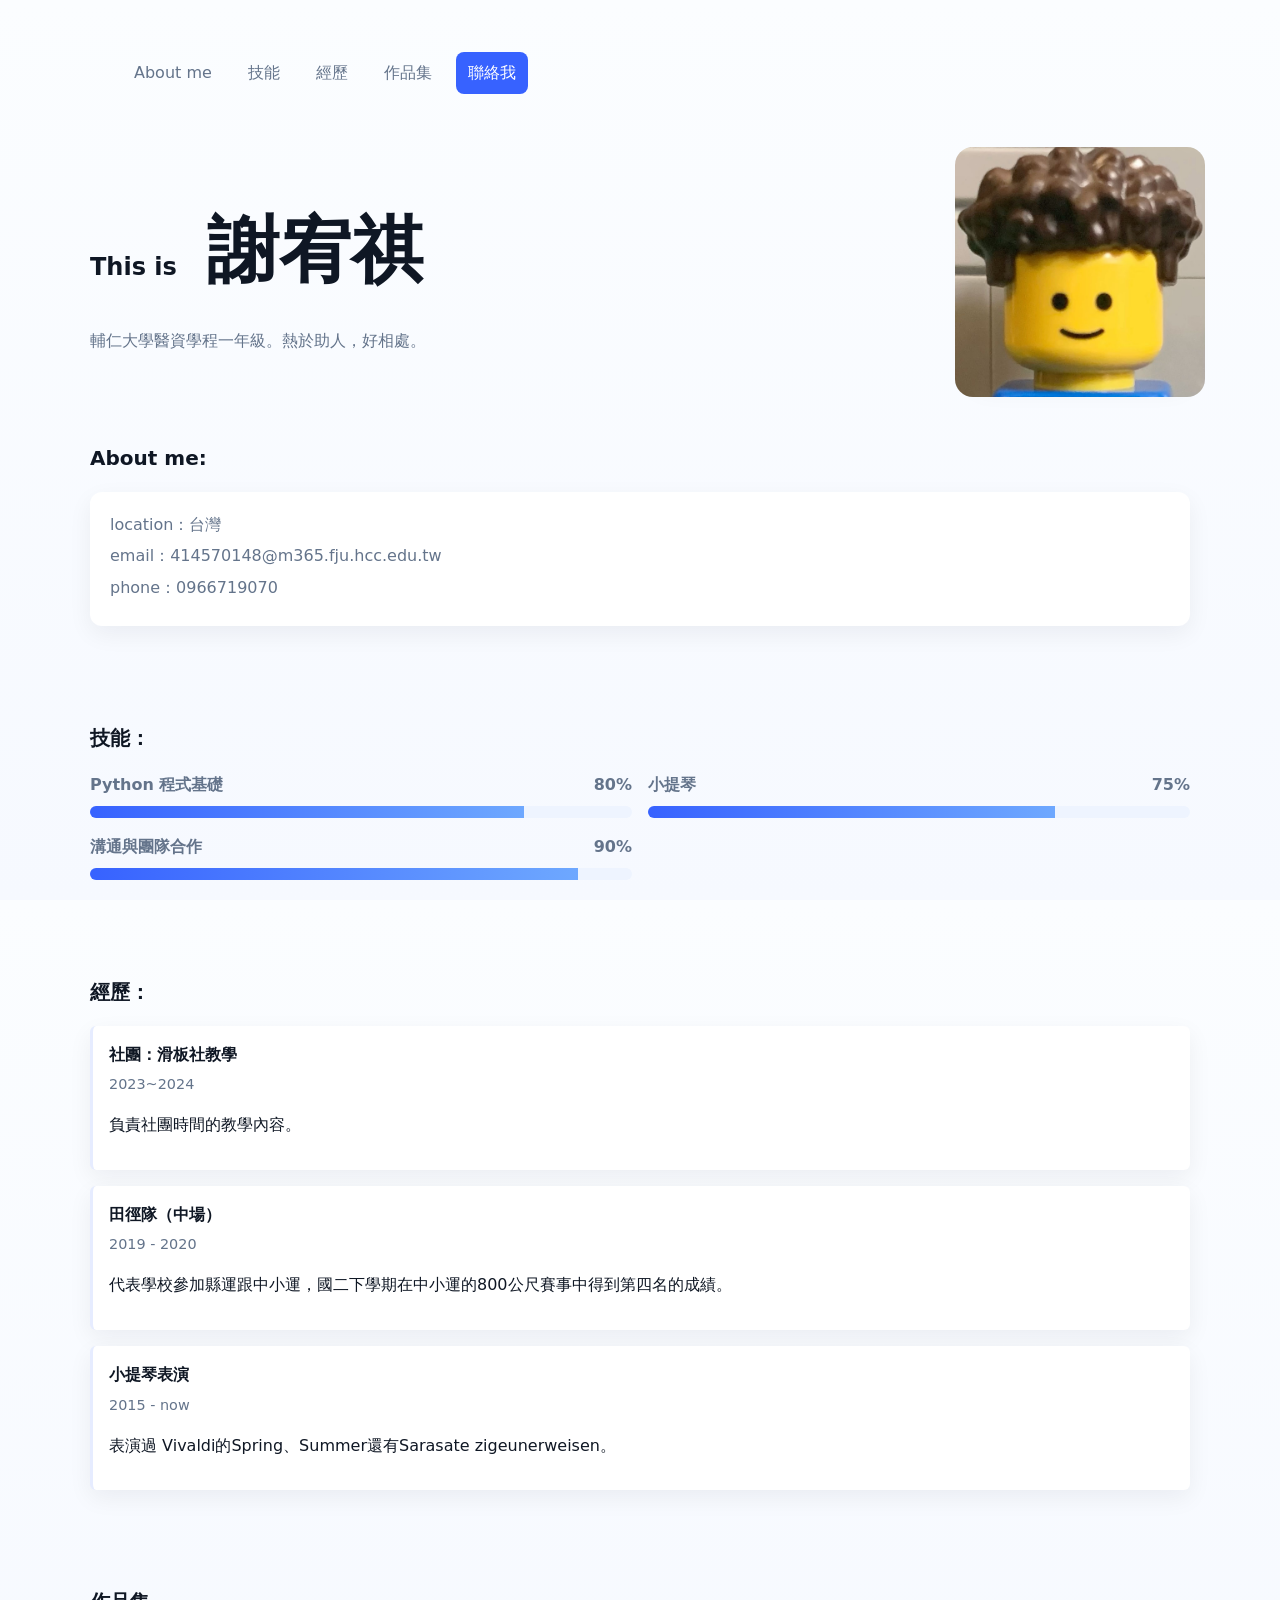
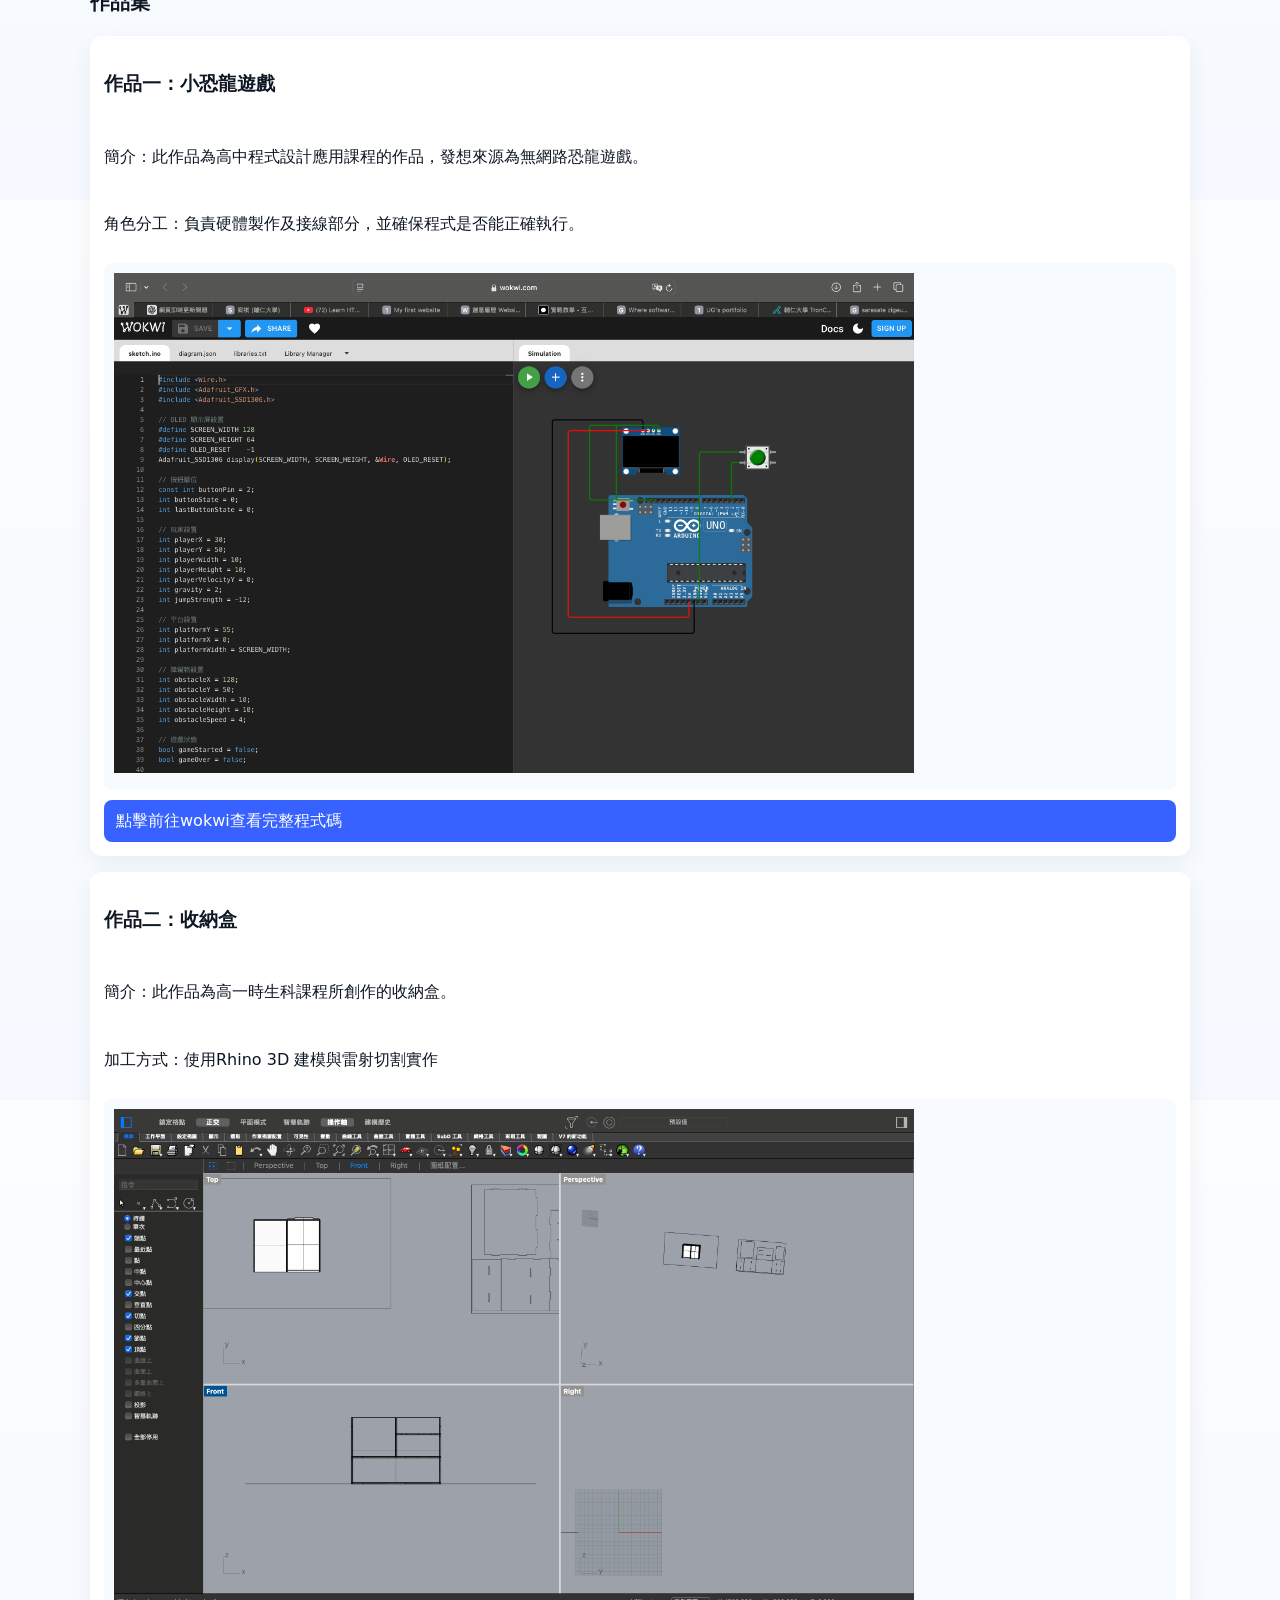
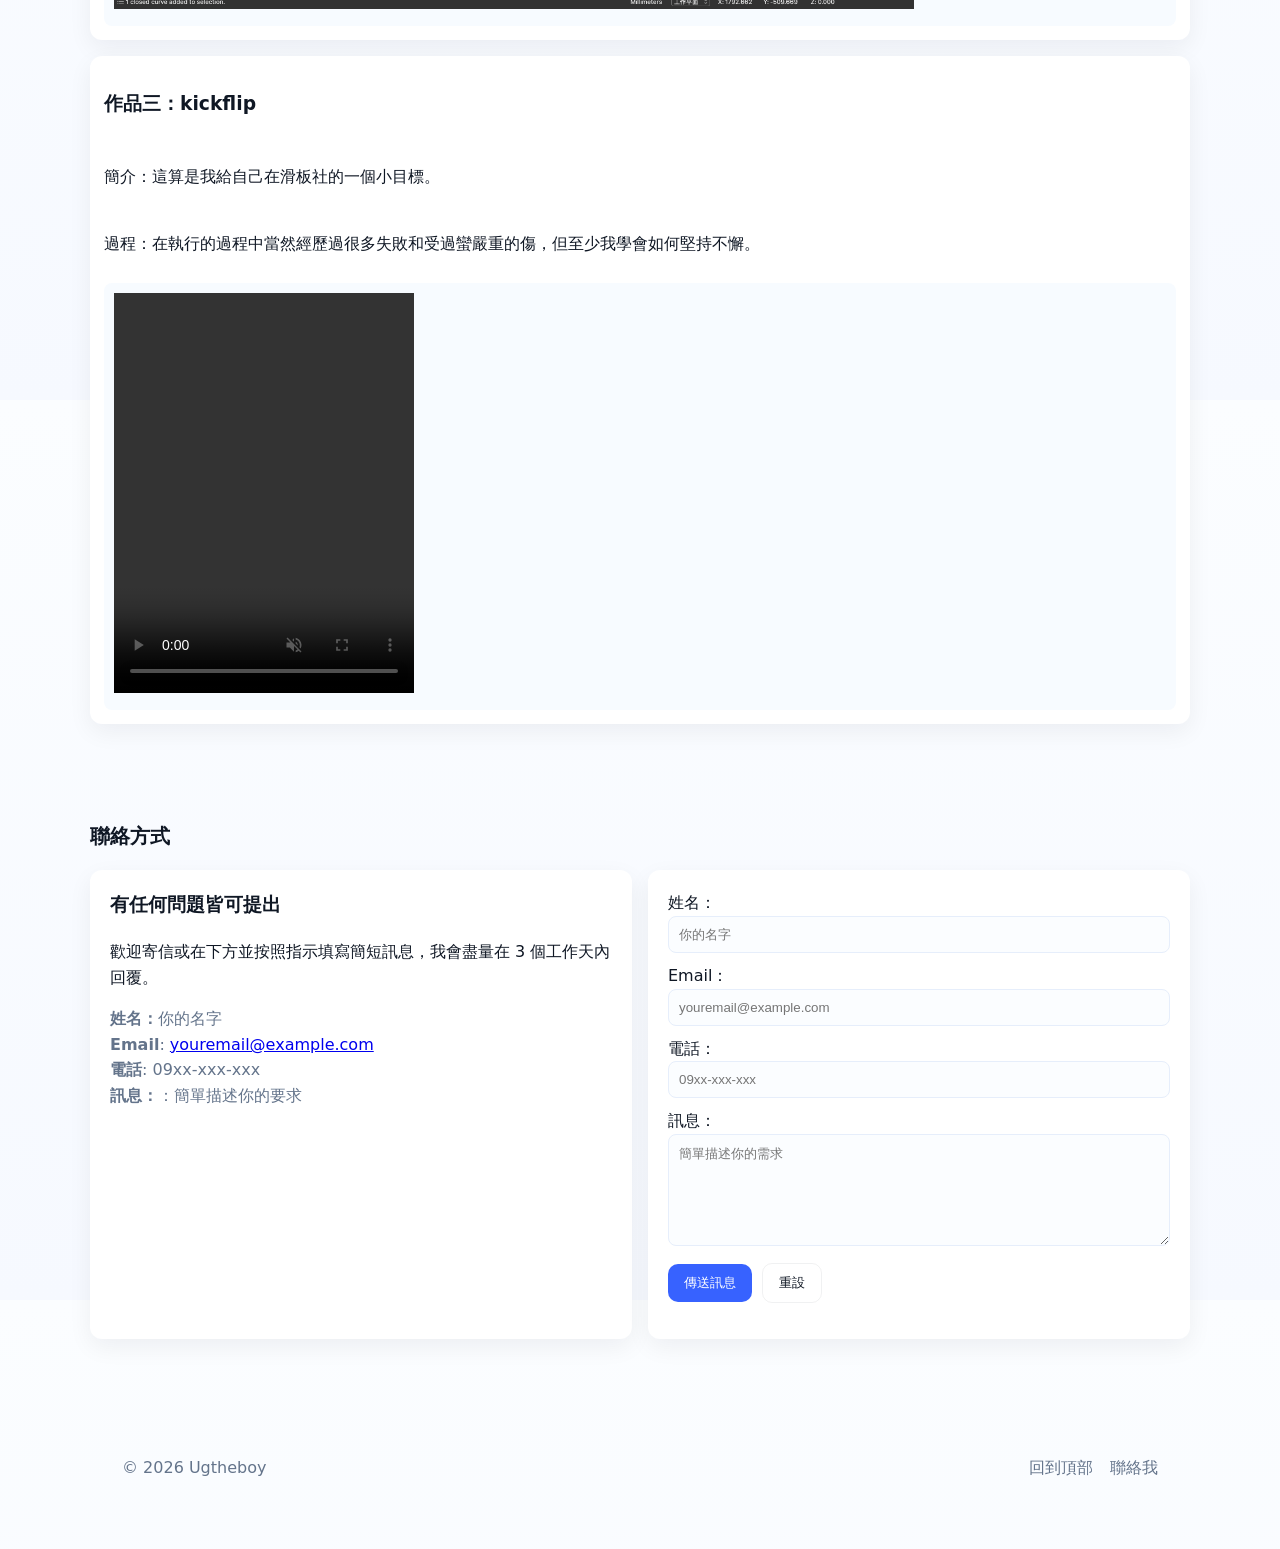
<file: index.html>
<!doctype html>
<html lang="zh-Hant">
<head>
 <meta charset="utf-8" />
 <meta name="viewport" content="width=device-width,initial-scale=1" />
 <title>UG's portfolio</title>
 <meta name="description" content="個人一頁式簡歷範本，包含：Header、關於我、技能、經歷、作品集、聯絡方式。" />
 <link rel="stylesheet" href="style.css">
 <meta name="viewport" content="width=device-width, initial-scale=1.0">

</head>
<body>
    <header class="site-header" id="home">
        <div class="container header-inner">
          <!-- 漢堡選單按鈕 -->
          <button class="nav-toggle" id="navToggle" aria-label="Toggle navigation">
            <span class="hamburger"></span>
          </button>
      
          <!-- 導航選單 -->
          <nav class="site-nav" id="siteNav">
            <a href="#about">About me</a>
            <a href="#skills">技能</a>
            <a href="#experience">經歷</a>
            <a href="#portfolio">作品集</a>
            <a href="#contact" class="cta">聯絡我</a>
          </nav>
        </div>
      
        <!-- Hero 區塊 -->
        <div class="hero container">
          <div class="hero-content">
            <h2>This is <span class="name">謝宥祺</span></h2>
            <p class="lead">輔仁大學醫資學程一年級。熱於助人，好相處。</p>
            
          </div>
      
          <div class="hero-avatar" aria-hidden="true">
            <img src="me.JPG" alt="大頭貼" width="250" height="250" style="border-radius:18px;">
          </div>
        </div>
      </header>
      


 <main>
   <section id="about" class="section container">
     <h2 class="section-title">About me:</h2>
     <div class="card about-card">
         <ul class="meta">
             <li>location：台灣</li>
             <li>email：414570148@m365.fju.hcc.edu.tw</li>
             <li>phone：0966719070</li>
        </ul>
        </div>
   </section>


   <section id="skills" class="section container">
    <h2 class="section-title">技能：</h2>
  
    <div class="skills-grid">
  
      <!-- Python -->
      <div class="skill">
        <div class="skill-head">
          <span>Python 程式基礎</span>
          <span class="skill-percent" data-percent="60">0%</span>
        </div>
        <div class="skill-bar">
          <div class="skill-fill" style="width:0%" data-target="80"></div>
        </div>
      </div>
  
      <!-- Arduino -->
      <div class="skill">
        <div class="skill-head">
          <span>小提琴</span>
          <span class="skill-percent" data-percent="70">0%</span>
        </div>
        <div class="skill-bar">
          <div class="skill-fill" style="width:0%" data-target="75"></div>
        </div>
      </div>
  
      <!-- 溝通表達 -->
      <div class="skill">
        <div class="skill-head">
          <span>溝通與團隊合作</span>
          <span class="skill-percent" data-percent="90">0%</span>
        </div>
        <div class="skill-bar">
          <div class="skill-fill" style="width:0%" data-target="90"></div>
        </div>
      </div>
  
    </div>
  </section>
  




   <section id="experience" class="section container">
     <h2 class="section-title">經歷：</h2>
     <ol class="timeline">
       <li>
         <h3>社團：滑板社教學</h3>
         <time>2023~2024</time>
         <p>負責社團時間的教學內容。</p>
       </li>
       <li>
         <h3>田徑隊（中場）</h3>
         <time>2019 - 2020</time>
         <p>代表學校參加縣運跟中小運，國二下學期在中小運的800公尺賽事中得到第四名的成績。</p>
       </li>
       <li>
         <h3>小提琴表演</h3>
         <time>2015 - now</time>
         <p>表演過 Vivaldi的Spring、Summer還有Sarasate zigeunerweisen。</p>
       </li>
     </ol>
   </section>


   <section id="portfolio" class="section container">
    <h2 class="section-title">作品集</h2>
    <div class="projects-grid">
  
      <article class="project-card">
        <h3>作品一：小恐龍遊戲</h3>
        <p>簡介：此作品為高中程式設計應用課程的作品，發想來源為無網路恐龍遊戲。</p>
        <p>角色分工：負責硬體製作及接線部分，並確保程式是否能正確執行。</p>
        <div class="project-thumb">
          <img src="dino-game.png"   width="800" height="500" alt="小恐龍遊戲圖片">
        </div>
        <a class="btn-sm" href="https://wokwi.com/projects/425766055822276609" target="_blank">點擊前往wokwi查看完整程式碼 </a>
      </article>
  
      <article class="project-card">
        <h3>作品二：收納盒</h3>
        <p>簡介：此作品為高一時生科課程所創作的收納盒。</p>
        <p>加工方式：使用Rhino 3D 建模與雷射切割實作</p>
        <div class="project-thumb">
          <img src="box.png" width="800" height="500" alt="收納盒3d圖">
        </div>
      </article>
  
      <article class="project-card">
        <h3>作品三：kickflip</h3>
        <p>簡介：這算是我給自己在滑板社的一個小目標。</p>
        <p>過程：在執行的過程中當然經歷過很多失敗和受過蠻嚴重的傷，但至少我學會如何堅持不懈。</p>
        <div class="project-thumb">
          <video autoplay muted loop src="kickflip.mov" alt="kickflip影片" width="300" height="400" controls></video>
        </div>
      </article>
  
    </div>
  </section>
  


   <section id="contact" class="section container">
     <h2 class="section-title">聯絡方式</h2>
     <div class="contact-grid">
       <div class="contact-info card">
         <h3>有任何問題皆可提出</h3>
         <p>歡迎寄信或在下方並按照指示填寫簡短訊息，我會盡量在 3 個工作天內回覆。</p>
         <ul class="contact-list">
             <li><strong>姓名：</strong>你的名字</li>
             <li><strong>Email</strong>: <a href="mailto:youremail@example.com">youremail@example.com</a></li>
             <li><strong>電話</strong>: 09xx-xxx-xxx</li>
             <li><strong>訊息：</strong>：簡單描述你的要求</li>
         </ul>
       </div>


       <form id="contactForm" class="contact-form card" aria-label="聯絡表單">
         <label>
           姓名：
           <input type="text" name="name" required placeholder="你的名字" />
         </label>
         <label>
           Email：
           <input type="email" name="email" required placeholder="youremail@example.com" />
         </label>
         <label>
           電話：
           <input type="phonenum" name="phonenum" required placeholder="09xx-xxx-xxx" />
         </label>
         <label>
           訊息：
           <textarea name="message" rows="6" required placeholder="簡單描述你的需求"></textarea>
         </label>
         <div class="form-actions">
           <button type="submit" class="btn">傳送訊息</button>
           <button type="reset" class="btn ghost">重設</button>
         </div>
         <p class="form-note" id="formNote" aria-live="polite"></p>
       </form>
     </div>
   </section>
 </main>


 <footer class="site-footer">
   <div class="container footer-inner">
     <p>© <span id="year"></span> Ugtheboy</p>
     <nav class="footer-nav">
       <a href="#home">回到頂部</a>
       <a href="#contact">聯絡我</a>
     </nav>
   </div>
 </footer>


 <script src="script.js"></script>
</body>
</html>
</file>
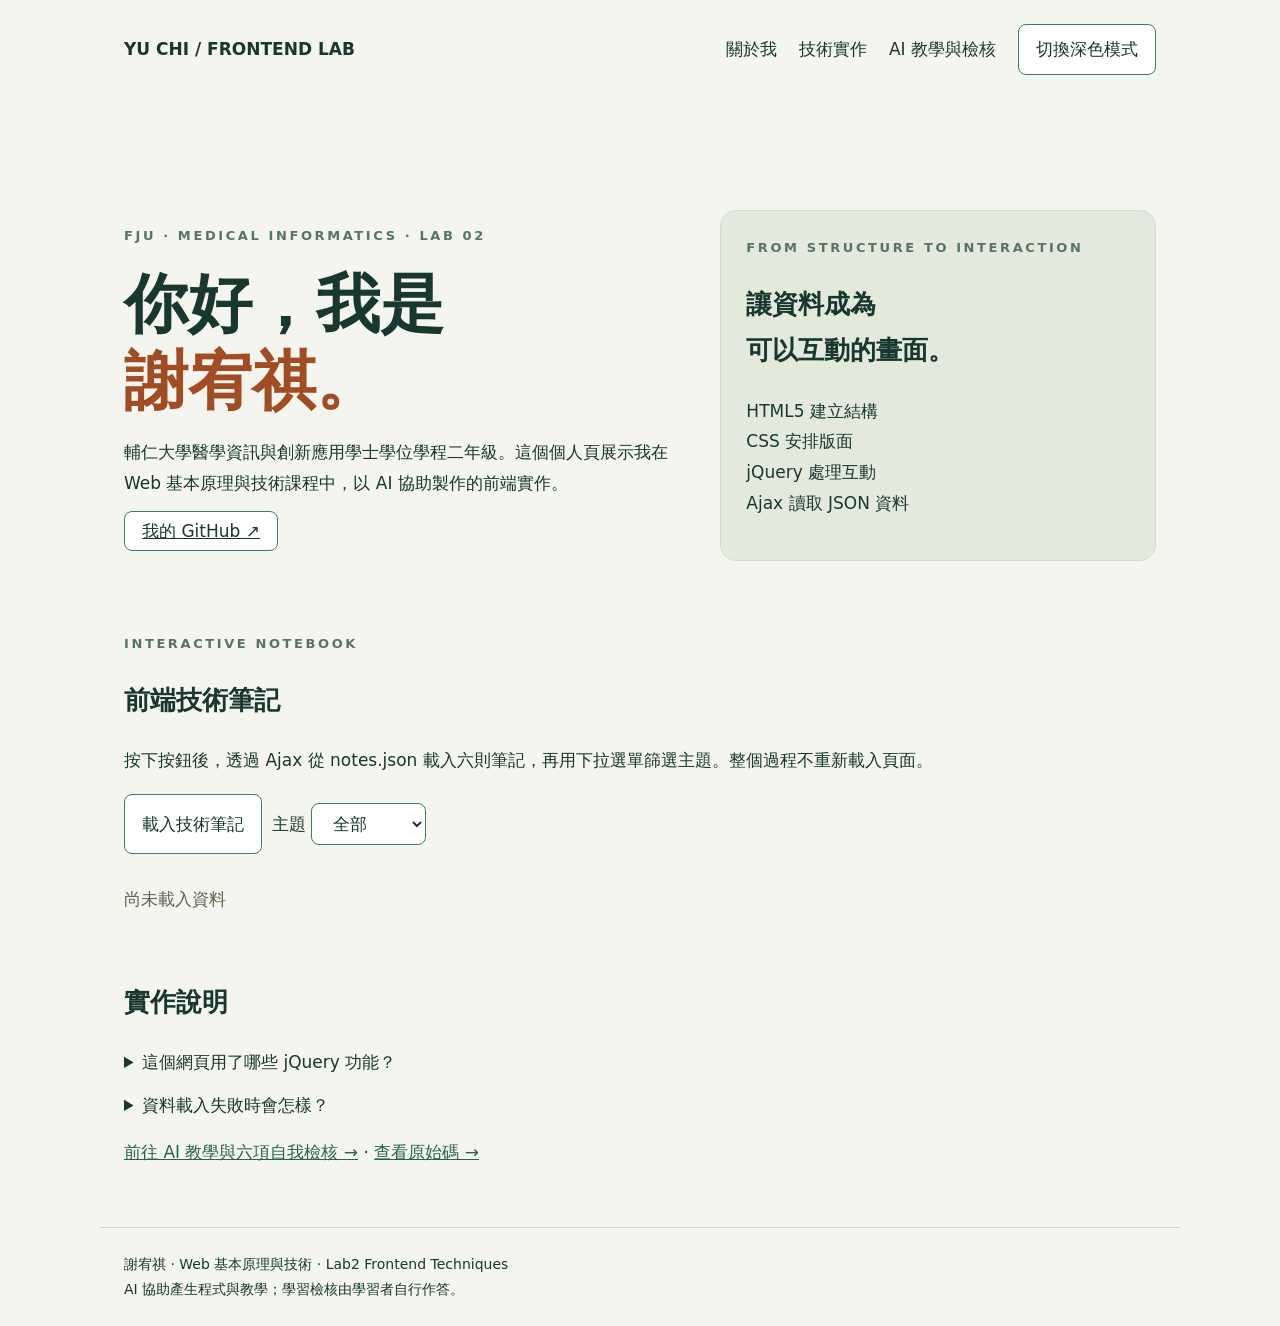
<file: lab2/index.html>
<!doctype html>
<html lang="zh-Hant"><head><meta charset="utf-8"><meta name="viewport" content="width=device-width,initial-scale=1"><meta name="description" content="謝宥祺的前端技術實作個人頁，展示 HTML5、CSS、JSON、Ajax 與 jQuery。"><title>謝宥祺｜Frontend Lab</title><link rel="stylesheet" href="style.css"></head>
<body><header><nav><strong>YU CHI / FRONTEND LAB</strong><a href="#about">關於我</a><a href="#lab">技術實作</a><a href="learning.html">AI 教學與檢核</a><button id="theme" aria-pressed="false">切換深色模式</button></nav></header>
<main><section class="hero" id="about"><div><div class="eyebrow">FJU · MEDICAL INFORMATICS · LAB 02</div><h1>你好，我是<br><span class="accent">謝宥祺。</span></h1><p class="intro">輔仁大學醫學資訊與創新應用學士學位學程二年級。這個個人頁展示我在 Web 基本原理與技術課程中，以 AI 協助製作的前端實作。</p><a class="button" href="https://github.com/ug696">我的 GitHub ↗</a></div><aside class="panel"><div class="eyebrow">FROM STRUCTURE TO INTERACTION</div><h2>讓資料成為<br>可以互動的畫面。</h2><p>HTML5 建立結構<br>CSS 安排版面<br>jQuery 處理互動<br>Ajax 讀取 JSON 資料</p></aside></section>
<section id="lab"><div class="eyebrow">INTERACTIVE NOTEBOOK</div><h2>前端技術筆記</h2><p>按下按鈕後，透過 Ajax 從 notes.json 載入六則筆記，再用下拉選單篩選主題。整個過程不重新載入頁面。</p><div class="tags"><button id="load">載入技術筆記</button><label for="filter">主題 <select id="filter"><option value="all">全部</option><option>Git</option><option>HTML5</option><option>CSS</option><option>JSON</option><option>Ajax</option><option>jQuery</option></select></label></div><p id="status" class="status" role="status">尚未載入資料</p><div id="cards" class="grid"></div></section>
<section><h2>實作說明</h2><details><summary>這個網頁用了哪些 jQuery 功能？</summary><p>按鈕與選單使用 .on() 綁定事件；深色模式使用 .toggleClass()；筆記區使用 $.getJSON() 非同步取得資料，並以 .text() 建立文字內容。</p></details><details><summary>資料載入失敗時會怎樣？</summary><p>網頁會顯示失敗提示，保留重試按鈕。JSON 檔案與網頁位於同一個 GitHub Pages 網站，不需要 API 金鑰。</p></details><p><a href="learning.html">前往 AI 教學與六項自我檢核 →</a> · <a href="https://github.com/ug696/SinglePage-Portfolio/tree/main/lab2">查看原始碼 →</a></p></section></main>
<footer>謝宥祺 · Web 基本原理與技術 · Lab2 Frontend Techniques<br>AI 協助產生程式與教學；學習檢核由學習者自行作答。</footer><script src="https://code.jquery.com/jquery-3.7.1.min.js" integrity="sha256-/JqT3SQfawRcv/BIHPThkBvs0OEvtFFmqPF/lYI/Cxo=" crossorigin="anonymous"></script><script src="app.js"></script></body></html>
</file>
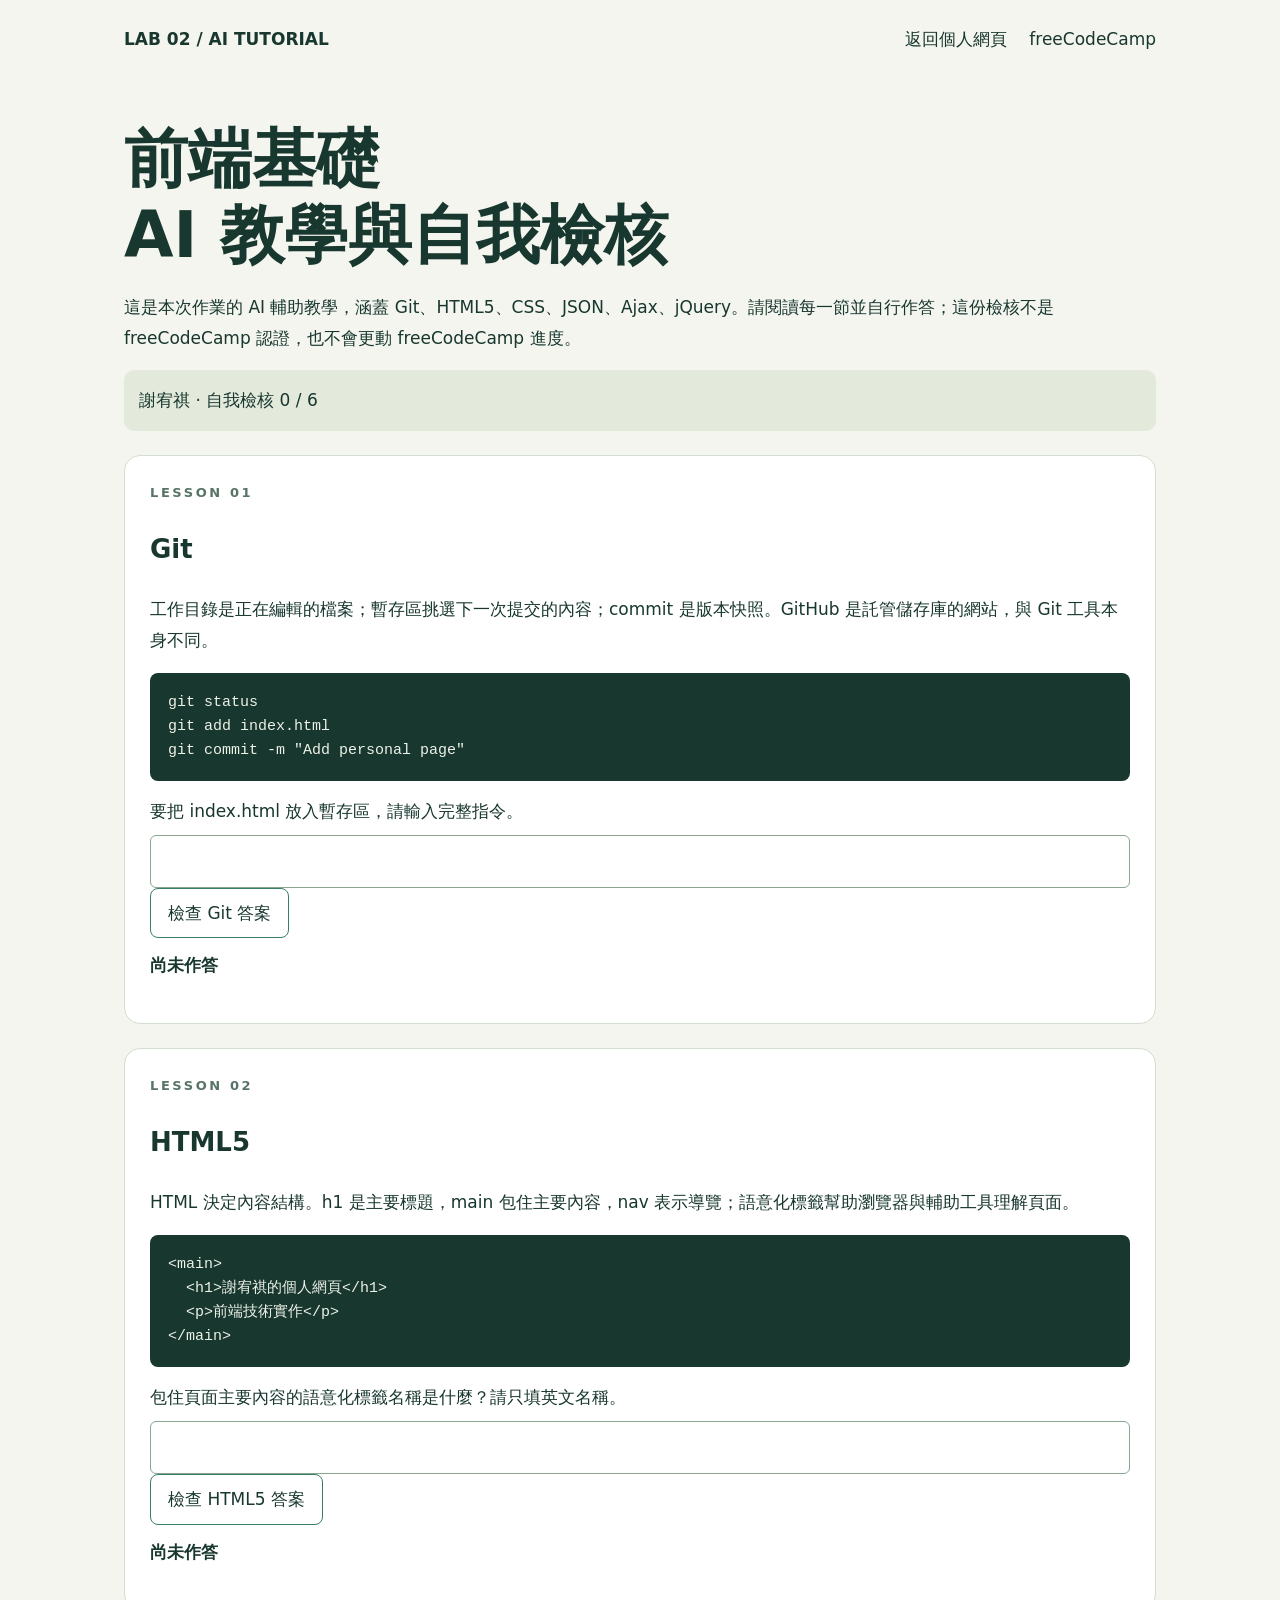
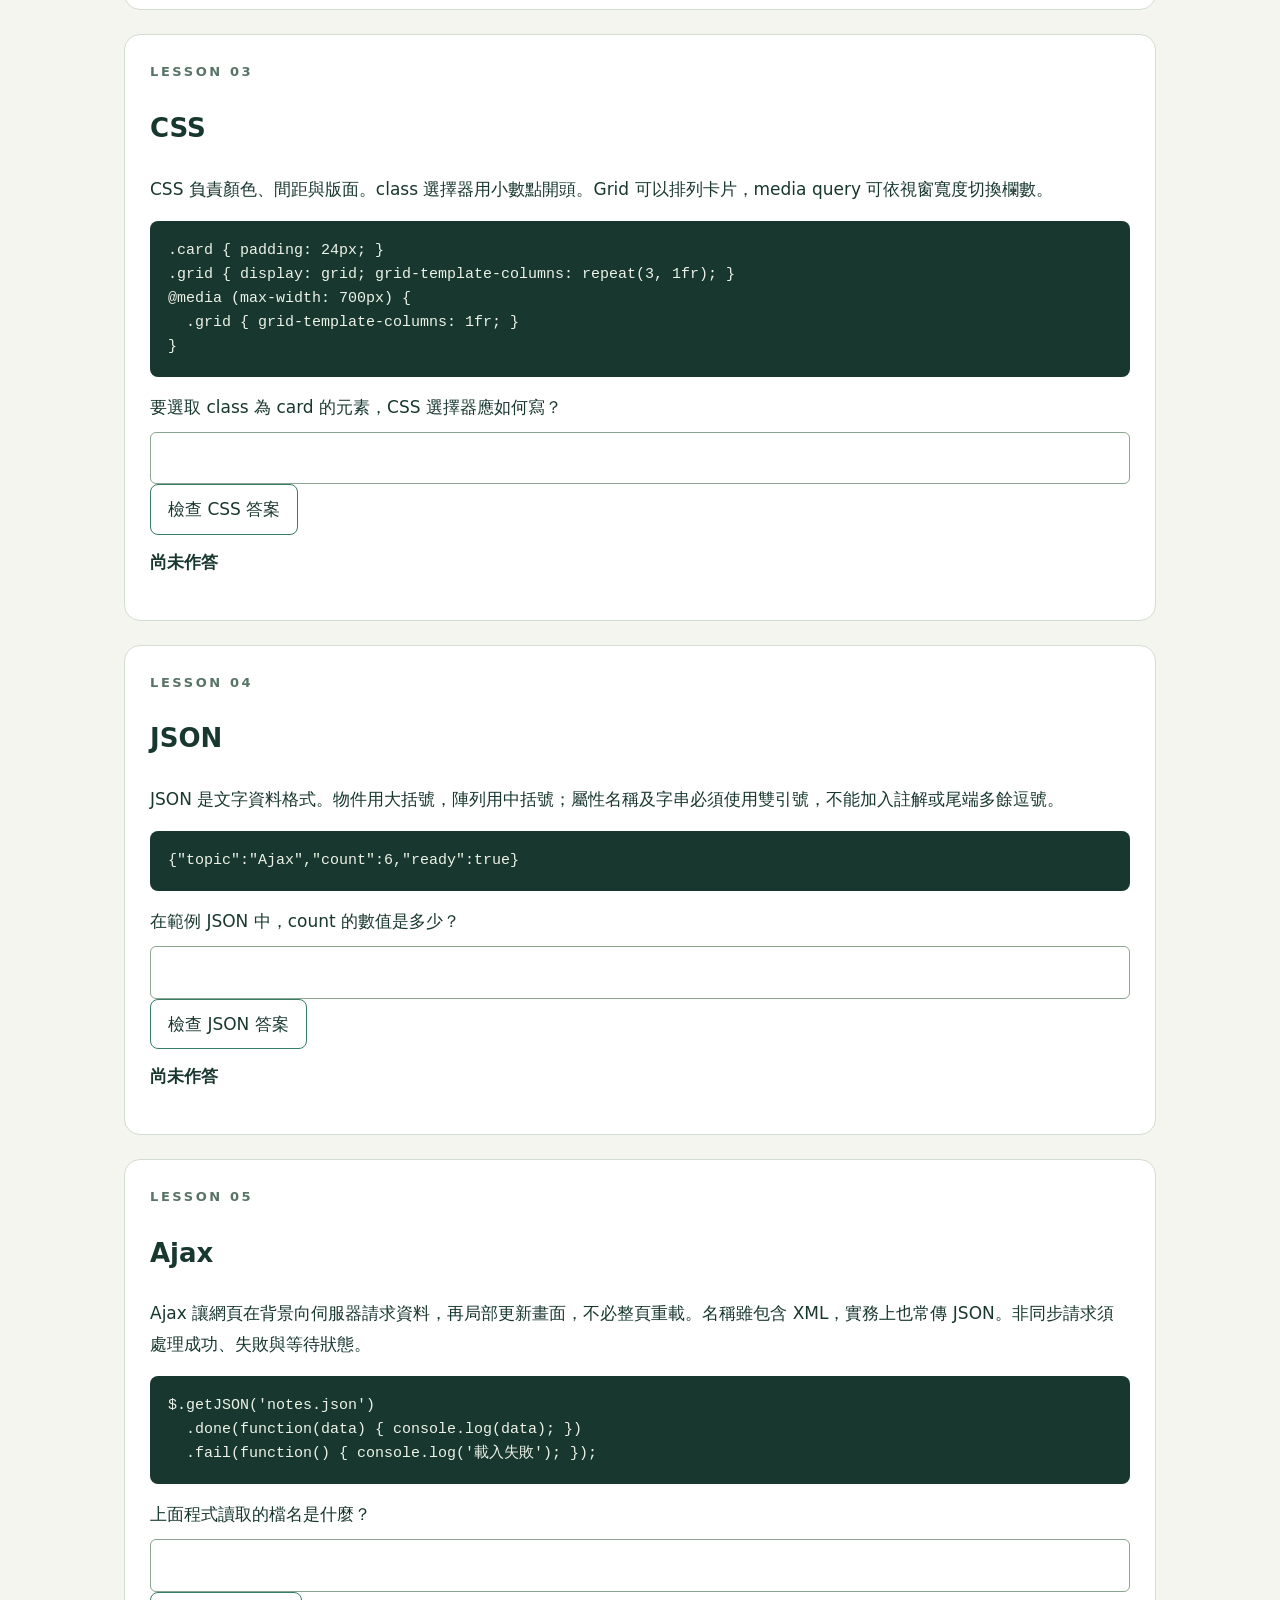
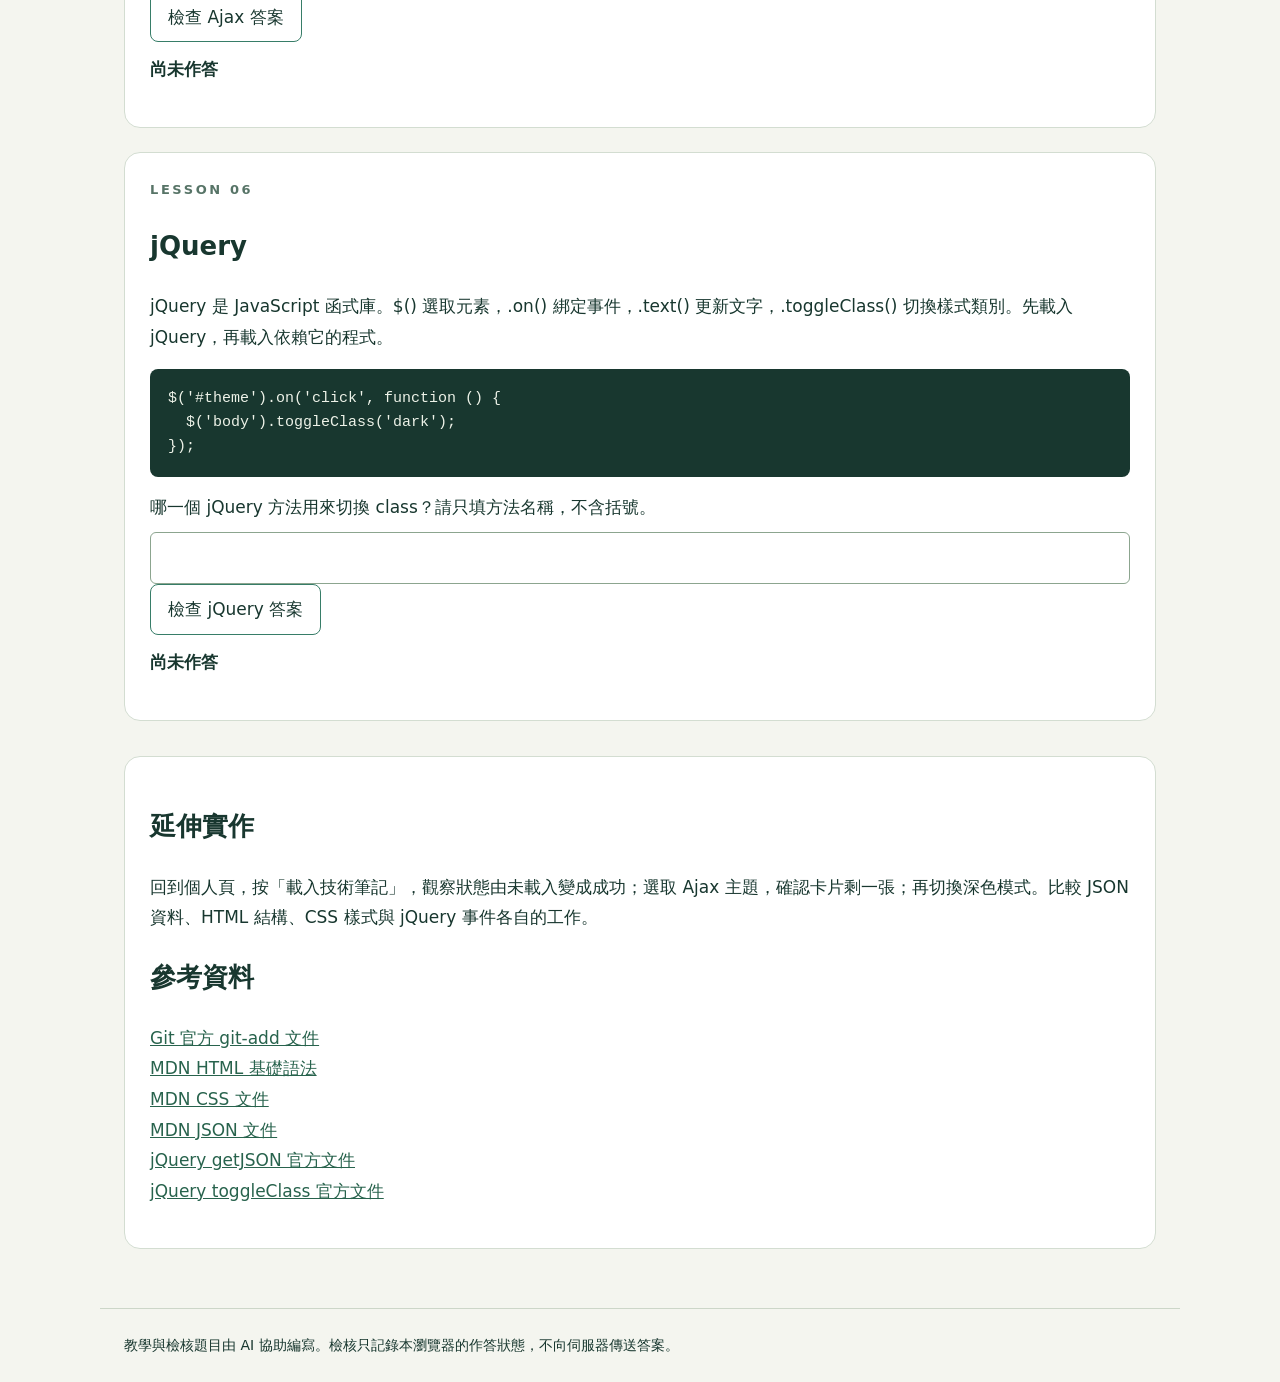
<file: lab2/learning.html>
<!doctype html><html lang="zh-Hant"><head><meta charset="utf-8"><meta name="viewport" content="width=device-width,initial-scale=1"><title>Lab2 AI 教學與自我檢核</title><link rel="stylesheet" href="style.css"></head><body><header><nav><strong>LAB 02 / AI TUTORIAL</strong><a href="index.html">返回個人網頁</a><a href="https://www.freecodecamp.org/learn/">freeCodeCamp</a></nav></header><main><h1>前端基礎<br>AI 教學與自我檢核</h1><p>這是本次作業的 AI 輔助教學，涵蓋 Git、HTML5、CSS、JSON、Ajax、jQuery。請閱讀每一節並自行作答；這份檢核不是 freeCodeCamp 認證，也不會更動 freeCodeCamp 進度。</p><div class="progress" id="progress" role="status">謝宥祺 · 自我檢核 0 / 6</div><section class="card lesson" id="lesson0"><div class="eyebrow">LESSON 01</div><h2>Git</h2><p>工作目錄是正在編輯的檔案；暫存區挑選下一次提交的內容；commit 是版本快照。GitHub 是託管儲存庫的網站，與 Git 工具本身不同。</p><pre>git status
git add index.html
git commit -m &quot;Add personal page&quot;</pre><label for="answer0">要把 index.html 放入暫存區，請輸入完整指令。</label><input id="answer0" type="text" autocomplete="off"><button class="check" data-index="0">檢查 Git 答案</button><p id="result0" class="result" role="status">尚未作答</p></section><section class="card lesson" id="lesson1"><div class="eyebrow">LESSON 02</div><h2>HTML5</h2><p>HTML 決定內容結構。h1 是主要標題，main 包住主要內容，nav 表示導覽；語意化標籤幫助瀏覽器與輔助工具理解頁面。</p><pre>&lt;main&gt;
  &lt;h1&gt;謝宥祺的個人網頁&lt;/h1&gt;
  &lt;p&gt;前端技術實作&lt;/p&gt;
&lt;/main&gt;</pre><label for="answer1">包住頁面主要內容的語意化標籤名稱是什麼？請只填英文名稱。</label><input id="answer1" type="text" autocomplete="off"><button class="check" data-index="1">檢查 HTML5 答案</button><p id="result1" class="result" role="status">尚未作答</p></section><section class="card lesson" id="lesson2"><div class="eyebrow">LESSON 03</div><h2>CSS</h2><p>CSS 負責顏色、間距與版面。class 選擇器用小數點開頭。Grid 可以排列卡片，media query 可依視窗寬度切換欄數。</p><pre>.card { padding: 24px; }
.grid { display: grid; grid-template-columns: repeat(3, 1fr); }
@media (max-width: 700px) {
  .grid { grid-template-columns: 1fr; }
}</pre><label for="answer2">要選取 class 為 card 的元素，CSS 選擇器應如何寫？</label><input id="answer2" type="text" autocomplete="off"><button class="check" data-index="2">檢查 CSS 答案</button><p id="result2" class="result" role="status">尚未作答</p></section><section class="card lesson" id="lesson3"><div class="eyebrow">LESSON 04</div><h2>JSON</h2><p>JSON 是文字資料格式。物件用大括號，陣列用中括號；屬性名稱及字串必須使用雙引號，不能加入註解或尾端多餘逗號。</p><pre>{&quot;topic&quot;:&quot;Ajax&quot;,&quot;count&quot;:6,&quot;ready&quot;:true}</pre><label for="answer3">在範例 JSON 中，count 的數值是多少？</label><input id="answer3" type="text" autocomplete="off"><button class="check" data-index="3">檢查 JSON 答案</button><p id="result3" class="result" role="status">尚未作答</p></section><section class="card lesson" id="lesson4"><div class="eyebrow">LESSON 05</div><h2>Ajax</h2><p>Ajax 讓網頁在背景向伺服器請求資料，再局部更新畫面，不必整頁重載。名稱雖包含 XML，實務上也常傳 JSON。非同步請求須處理成功、失敗與等待狀態。</p><pre>$.getJSON(&#x27;notes.json&#x27;)
  .done(function(data) { console.log(data); })
  .fail(function() { console.log(&#x27;載入失敗&#x27;); });</pre><label for="answer4">上面程式讀取的檔名是什麼？</label><input id="answer4" type="text" autocomplete="off"><button class="check" data-index="4">檢查 Ajax 答案</button><p id="result4" class="result" role="status">尚未作答</p></section><section class="card lesson" id="lesson5"><div class="eyebrow">LESSON 06</div><h2>jQuery</h2><p>jQuery 是 JavaScript 函式庫。$() 選取元素，.on() 綁定事件，.text() 更新文字，.toggleClass() 切換樣式類別。先載入 jQuery，再載入依賴它的程式。</p><pre>$(&#x27;#theme&#x27;).on(&#x27;click&#x27;, function () {
  $(&#x27;body&#x27;).toggleClass(&#x27;dark&#x27;);
});</pre><label for="answer5">哪一個 jQuery 方法用來切換 class？請只填方法名稱，不含括號。</label><input id="answer5" type="text" autocomplete="off"><button class="check" data-index="5">檢查 jQuery 答案</button><p id="result5" class="result" role="status">尚未作答</p></section><section class="card"><h2>延伸實作</h2><p>回到個人頁，按「載入技術筆記」，觀察狀態由未載入變成成功；選取 Ajax 主題，確認卡片剩一張；再切換深色模式。比較 JSON 資料、HTML 結構、CSS 樣式與 jQuery 事件各自的工作。</p><h2>參考資料</h2><p><a href="https://git-scm.com/docs/git-add">Git 官方 git-add 文件</a><br><a href="https://developer.mozilla.org/en-US/docs/Learn_web_development/Core/Structuring_content/Basic_HTML_syntax">MDN HTML 基礎語法</a><br><a href="https://developer.mozilla.org/en-US/docs/Web/CSS">MDN CSS 文件</a><br><a href="https://developer.mozilla.org/en-US/docs/Web/JavaScript/Reference/Global_Objects/JSON">MDN JSON 文件</a><br><a href="https://api.jquery.com/jQuery.getJSON/">jQuery getJSON 官方文件</a><br><a href="https://api.jquery.com/toggleClass/">jQuery toggleClass 官方文件</a></p></section></main><footer>教學與檢核題目由 AI 協助編寫。檢核只記錄本瀏覽器的作答狀態，不向伺服器傳送答案。</footer><script src="https://code.jquery.com/jquery-3.7.1.min.js" integrity="sha256-/JqT3SQfawRcv/BIHPThkBvs0OEvtFFmqPF/lYI/Cxo=" crossorigin="anonymous"></script><script src="learning.js"></script></body></html>
</file>
<file: style.css>
:root{
    --bg: #ffffff;
    --surface: #f8fafc;
    --text: #0f1724;
    --muted: #64748b;
    --accent: #3762ff;
    --accent-2: #6ea8ff;
    --radius: 12px;
    --container: 1100px;
    --glass: rgba(255,255,255,0.6);
    --shadow: 0 8px 24px rgba(15,23,36,0.06);
    font-family: Inter, ui-sans-serif, system-ui, -apple-system, "Segoe UI", Roboto, "Helvetica Neue", Arial;
  }
  
  *{box-sizing:border-box}
  html,body{height:100%}
  body{
    margin:0;
    background:linear-gradient(180deg,#fbfdff 0%, #f6f9ff 100%);
    color:var(--text);
    -webkit-font-smoothing:antialiased;
    -moz-osx-font-smoothing:grayscale;
    line-height:1.6;
    font-size:16px;
  }
  
  .container{max-width:var(--container);margin:0 auto;padding:32px}
  
  .header-inner{display:flex;align-items:center;justify-content:space-between;gap:16px}
  .brand{font-weight:700;color:var(--text);text-decoration:none;font-size:1.125rem}
  .site-header{padding:20px 0 0 0}
  .site-nav{display:flex;gap:12px;align-items:center}
  .site-nav a{color:var(--muted);text-decoration:none;padding:8px 12px;border-radius:8px}
  .site-nav a:hover{color:var(--text);background:rgba(55,98,255,0.06)}
  .site-nav .cta{background:var(--accent);color:#fff}
  .site-nav .cta:hover{background:linear-gradient(90deg,var(--accent),var(--accent-2))}
  
  .nav-toggle{display:none;background:none;border:0;padding:8px}
  .hamburger{display:inline-block;width:22px;height:2px;background:var(--text);position:relative}
  .hamburger::before,.hamburger::after{content:"";position:absolute;left:0;width:22px;height:2px;background:var(--text)}
  .hamburger::before{top:-6px}
  .hamburger::after{top:6px}
  
  /* Hero */
  .hero{display:flex;align-items:center;gap:32px;padding:36px 0 12px}
  .hero-content{flex:1}
  .hero h1{margin:0;font-size:2.25rem;line-height:1.05}
  .lead{color:var(--muted);margin-top:12px}
  .accent{color:var(--accent)}
  .hero-actions{margin-top:18px;display:flex;gap:12px}
  .btn{display:inline-block;padding:10px 16px;border-radius:10px;background:var(--accent);color:#fff;text-decoration:none;border:0;cursor:pointer}
  .btn.ghost{background:transparent;border:1px solid rgba(15,23,36,0.06);color:var(--text)}
  .btn-sm{display:inline-block;padding:8px 12px;background:var(--accent);color:#fff;border-radius:8px;text-decoration:none}
  .hero-avatar{width:220px;height:220px;flex-shrink:0;border-radius:18px;display:flex;align-items:center;justify-content:center;box-shadow:var(--shadow);background:var(--surface);}
  
  /* Sections */
  .section{padding:48px 0}
  .section-title{font-size:1.25rem;margin:0 0 18px}
  
  /* Cards */
  .card{background:white;border-radius:var(--radius);padding:20px;box-shadow:var(--shadow)}
  .about-card p{margin:0 0 12px}
  .meta {
    list-style: none;
    padding: 0;
    margin: 0;
    color: var(--muted);
  }
  
  .meta li {
    display: block;   /* 每個 li 占一行 */
    margin-bottom: 6px; /* 行距，可調整 */
  }
    
  /* Skills */
  .skills-grid{display:grid;grid-template-columns:repeat(2,1fr);gap:16px}
  .skill{display:flex;flex-direction:column;gap:8px}
  .skill-head{display:flex;justify-content:space-between;font-weight:600;color:var(--muted)}
  .skill-bar{height:12px;background:#eef4ff;border-radius:999px;overflow:hidden}
  .skill-fill{height:100%;background:linear-gradient(90deg,var(--accent),var(--accent-2));width:0%;transition:width 1s ease}
  
  /* Timeline */
  .timeline{list-style:none;padding:0;margin:0;display:flex;flex-direction:column;gap:16px}
  .timeline li{padding:16px;border-left:3px solid rgba(55,98,255,0.12);border-radius:6px;background:white;box-shadow:var(--shadow)}
  .timeline h3{margin:0 0 6px;font-size:1rem}
  .timeline time{display:block;color:var(--muted);font-size:0.9rem;margin-bottom:6px}
  
  /* Projects */
  .projects-grid {
    display: grid;
    grid-template-columns: 1fr; /* 垂直排列，每個作品佔一整行 */
    gap: 16px; /* 作品之間的間距 */
  }
    .project-card{background:white;border-radius:12px;padding:14px;box-shadow:var(--shadow);display:flex;flex-direction:column;gap:10px}
    .project-thumb {
        display: inline-block;   /* 讓外框大小跟著內容走 */
        padding: 10px;           /* 背景留邊框 */
        background: #f7fbff;     /* 背景顏色 */
        border-radius: 8px;
      }
      
        
  /* Contact */
  .contact-grid{display:grid;grid-template-columns:1fr 1fr;gap:16px}
  .contact-info h3{margin-top:0}
  .contact-list{list-style:none;padding:0;margin:8px 0 0;color:var(--muted)}
  .contact-form label{display:block;margin-bottom:10px}
  .contact-form input,.contact-form textarea{width:100%;padding:10px;border-radius:8px;border:1px solid #e6eefb;background:#fbfdff}
  .form-actions{display:flex;gap:10px;align-items:center;margin-top:8px}
  .form-note{margin-top:8px;color:var(--muted)}
  
  /* Footer */
  .site-footer{padding:20px 0;background:transparent}
  .footer-inner{display:flex;justify-content:space-between;align-items:center;color:var(--muted)}
  .footer-nav a{color:var(--muted);text-decoration:none;margin-left:12px}
  
  /* Responsive */
  @media (max-width:900px){
    .projects-grid{grid-template-columns:repeat(2,1fr)}
    .skills-grid{grid-template-columns:1fr}
    .contact-grid{grid-template-columns:1fr}
    .hero{flex-direction:column;align-items:flex-start}
    .hero-avatar{width:160px;height:160px}
  }
  
  @media (max-width:640px){
    .container{padding:18px}
    .site-nav{position:fixed;inset:auto 0 0 0;background:white;flex-direction:column;padding:16px;gap:6px;border-top:1px solid #eef4ff;display:none}
    .nav-toggle{display:block}
    .site-nav.show{display:flex}
    .projects-grid{grid-template-columns:1fr}
    .projects-grid .project-card .project-thumb{height:120px}
    .hero h1{font-size:1.5rem}
  }
  .name {
    font-size: 3em;  /* 想更大可以改成 4em、5em */
    font-weight: bold;
    margin-left: 0.3em; /* 讓字跟英文有點間距（可選） */
  }
</file>
<file: lab2/style.css>
*{box-sizing:border-box}html{scroll-behavior:smooth}body{margin:0;background:#f4f5ef;color:#18372f;font:17px/1.8 system-ui,sans-serif}header,main,footer{max-width:1080px;margin:auto;padding:24px}nav{display:flex;align-items:center;gap:22px;flex-wrap:wrap}nav a{color:inherit;text-decoration:none}nav strong{margin-right:auto}button,.button,select{font:inherit;border:1px solid #377d68;border-radius:8px;padding:9px 17px;background:white;color:#18372f;cursor:pointer}button:hover,.button:hover{background:#dce9d8}button:focus-visible,a:focus-visible,input:focus-visible{outline:3px solid #cf792c;outline-offset:4px}.hero{padding:52px 0 36px;display:grid;grid-template-columns:1.3fr 1fr;gap:30px;align-items:center}.eyebrow{letter-spacing:.2em;font-size:13px;font-weight:bold;color:#577467}h1{font-size:clamp(36px,6vw,64px);line-height:1.2;margin:18px 0}h2{font-size:26px}h3{font-size:20px;margin-top:0}.accent{color:#a24c24}.intro{max-width:580px}.panel,.card{background:#fff;border:1px solid #d3ddd1;border-radius:16px;padding:25px}.panel{background:#e3eadc}.grid{display:grid;grid-template-columns:repeat(3,1fr);gap:18px}.tags{display:flex;gap:10px;flex-wrap:wrap;margin:18px 0}.tag{font-size:14px;color:#47735b}.status{padding:12px 0;color:#5b654c;min-height:48px}.dark{background:#142820;color:#e7eddf}.dark .card,.dark button,.dark select{background:#213b30;color:#e7eddf}.dark .panel{background:#294b39}.dark .status,.dark .eyebrow,.dark .tag{color:#bad1a5}section{margin:35px 0}pre{white-space:pre-wrap;overflow-wrap:anywhere;background:#18372f;color:#edf2e8;padding:18px;border-radius:8px;font:15px/1.6 monospace}details{margin:12px 0}summary{cursor:pointer}a{color:#28634d}footer{font-size:14px;border-top:1px solid #ccd6c8}input[type=text]{width:100%;font:inherit;padding:10px;border:1px solid #8ca58f;border-radius:6px}.lesson{margin:24px 0}.result{font-weight:bold;margin-top:12px}.progress{background:#e3eadc;border-radius:10px;padding:15px;position:sticky;top:0;z-index:2}label{display:block;margin:9px 0}.muted{color:#5c6b60}.dark a{color:#c9dfae}@media(max-width:700px){header,main,footer{padding:20px}.hero{grid-template-columns:1fr;padding:25px 0}.grid{grid-template-columns:1fr}h1{font-size:40px}}
</file>
